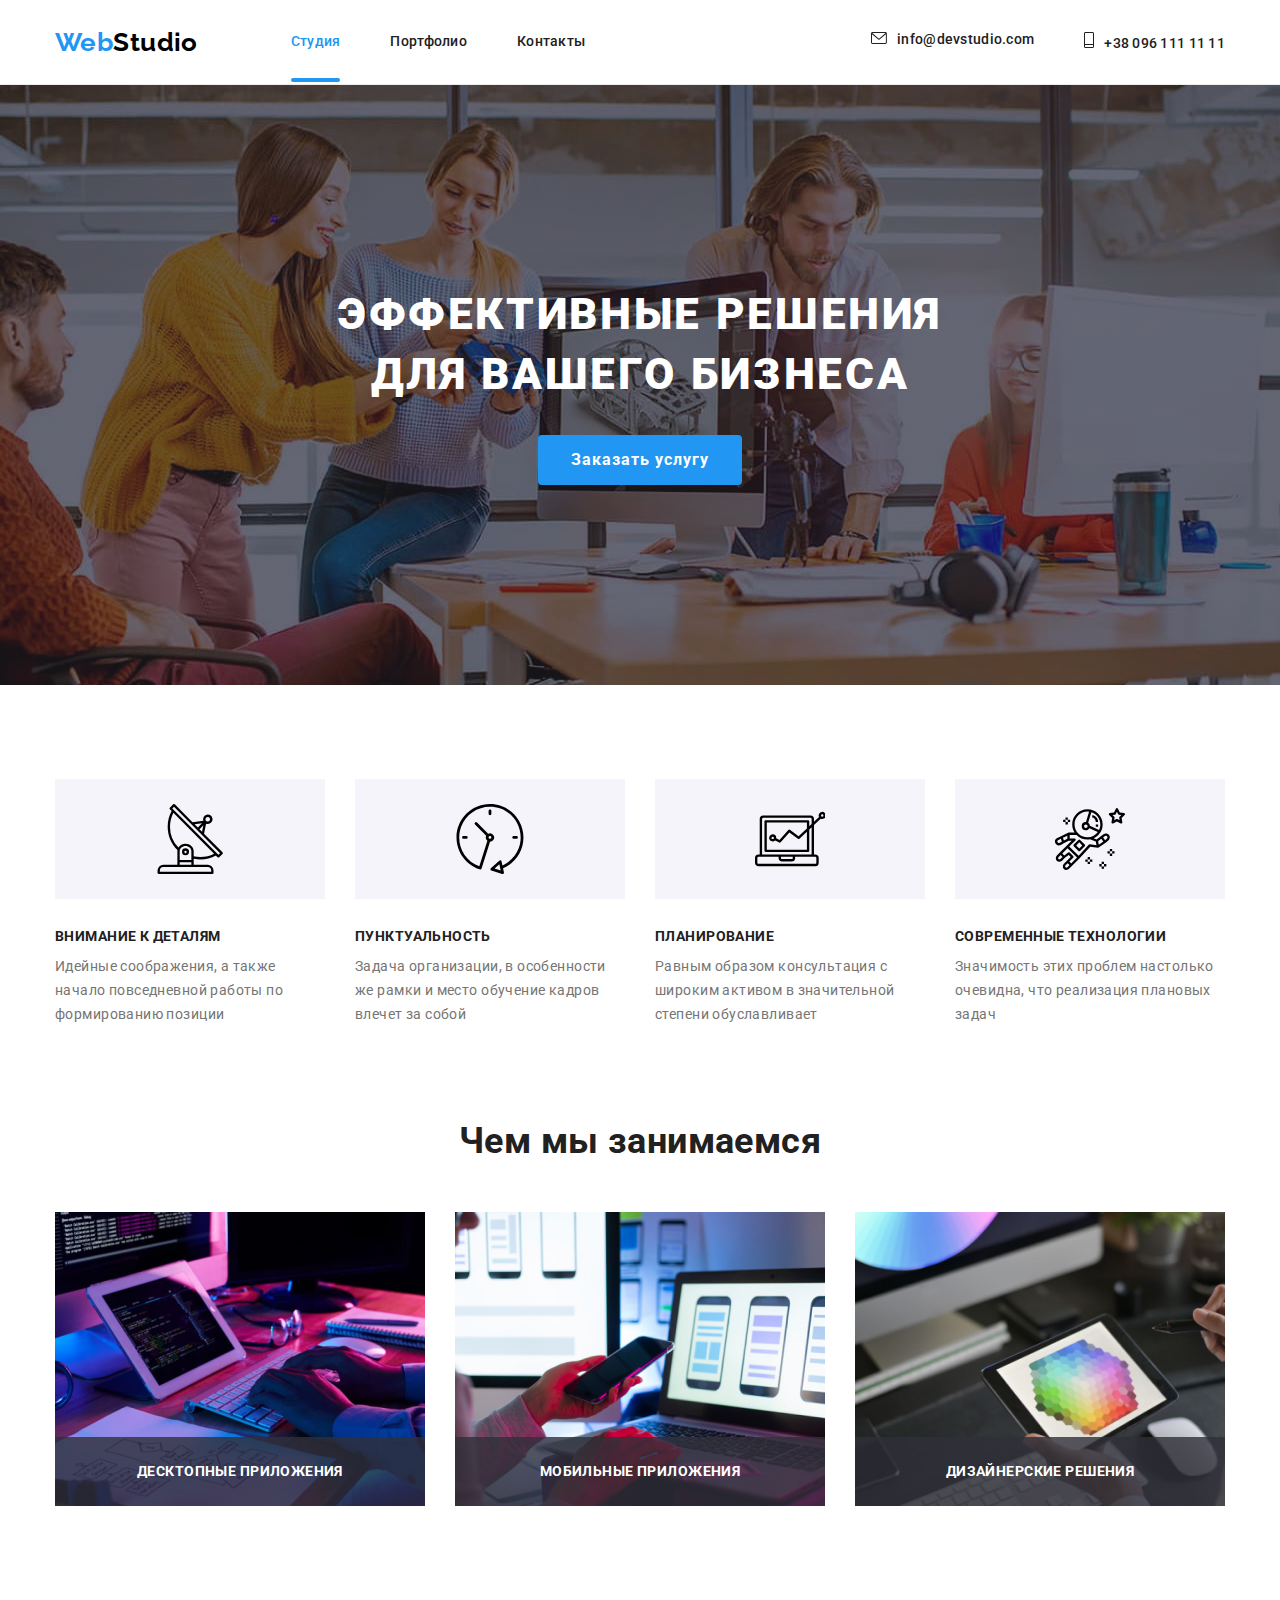
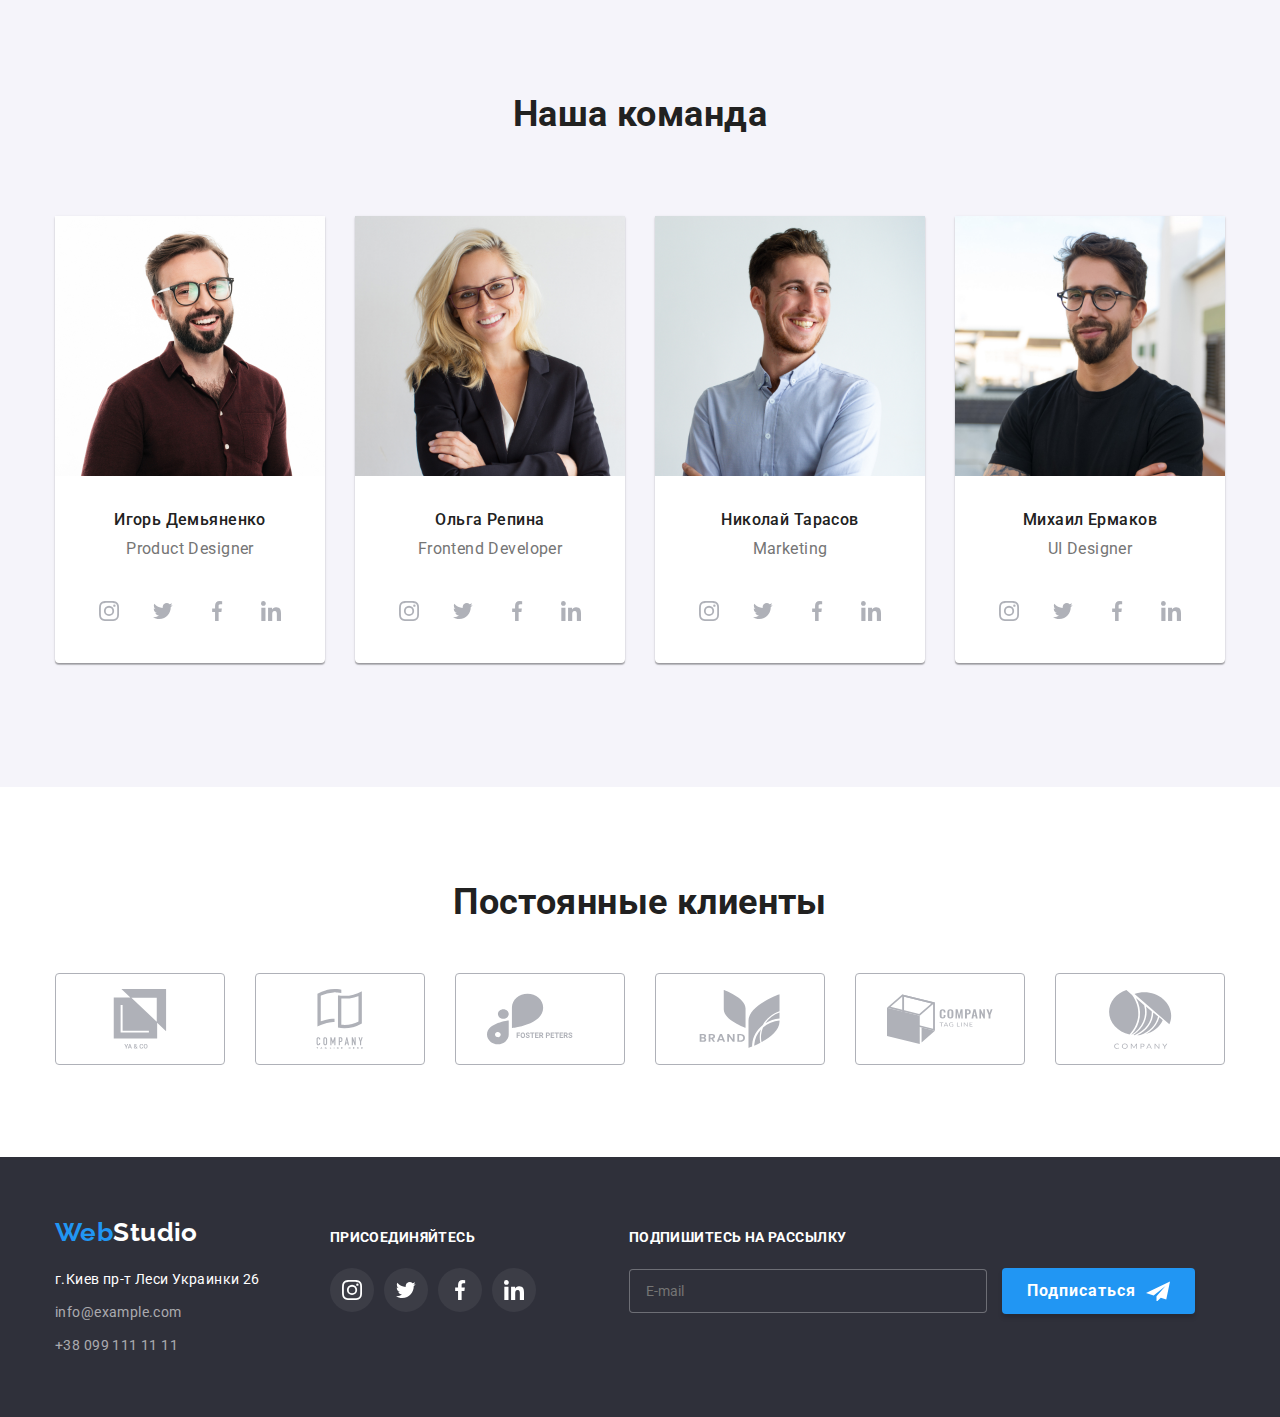
<file: index.html>
<!DOCTYPE html>
<html lang="ru">
  <head>
    <meta charset="UTF-8" />
    <meta http-equiv="X-UA-Compatible" content="IE=edge" />
    <meta name="viewport" content="width=device-width, initial-scale=1.0" />
    <title>WebStudio</title>
    <link rel="preconnect" href="https://fonts.googleapis.com" />
    <link rel="preconnect" href="https://fonts.gstatic.com" crossorigin />
    <link
      href="https://fonts.googleapis.com/css2?family=Raleway:ital,wght@0,700;1,700&family=Roboto:wght@400;500;700;900&display=swap"
      rel="stylesheet"
    />
    <link
    rel="stylesheet"
    href="https://cdnjs.cloudflare.com/ajax/libs/modern-normalize/1.1.0/modern-normalize.min.css"
  />    
    <link rel="stylesheet" href="./css/main.min.css">
  </head>

  <body>
    <header class="header">
      <div class="container header__section">            
          <a class="header__logo logo link"=./index.html" 
            >Web<span class="header__logo--black">Studio</span></a>
        <nav class="header__nav">
        <ul class="nav list no-bullet">
          <li class="nav__item"><a href="./index.html" class="nav__link link nav__link--current ">Студия</a></li>
          <li class="nav__item"><a href="./portfolio.html" class="nav__link">Портфолио</a></li>
          <li class="nav__item"><a href="" class="nav__link">Контакты</a></li>
        </ul>
      </nav>
      <ul class="header-contact header-contack__list no-bullet">
        <li class="header-contact__item"><a href="mailto:info@devstudio.com" class="header-contact__link link"><svg class="header-contact__icon" width="16" height="12">
          <use href="./images/icons.svg#icon-envelope"></use>
        </svg>info@devstudio.com</a></li>
        <li class="header-contact__item"><a href="tel:+380961111111" class="header-contact__link link"><svg class="header-contact__icon" width="10" height="16">
          <use href="./images/icons.svg#icon-mobile"></use>
        </svg>+38 096 111 11 11</a></li>
      </ul>
    </div>
    
    </header>
    <main>
      <section class="hero">
        <div class="container">
        <h1 class="hero__title">
          Эффективные решения
          для вашего бизнеса
        </h1>
        <button type="button" class="hero__button" data-modal-open="">Заказать услугу</button>
      </div>
      </section>

      <section class="features">
        <div class="container">
        <h2 class="visually-hidden">Особенности</h2>
        <ul class="no-bullet feature-list">
          <li class="feature-list__items">
            <div class="features-list__icon-fon">
              <svg class="features-list__icon" width="70" height="70">
                <use href="./images/icons.svg#icon-antenna"></use>
              </svg>
            </div>
            <h3 class="features-list__title ">Внимание к деталям</h3>
            <p class="features-list__text">Идейные соображения, а также начало повседневной работы по формированию позиции</p>
          </li>
          <li class="feature-list__items">
            <div class="features-list__icon-fon">
              <svg class="features-list__icon" width="70" height="70">
                <use href="./images/icons.svg#icon-clock"></use>
              </svg>
            </div>
            <h3 class="features-list__title ">Пунктуальность</h3>
            <p class="features-list__text">Задача организации, в особенности же рамки и место обучение кадров влечет за собой </p>
            
          </li>
          <li class="feature-list__items">
            <div class="features-list__icon-fon">
              <svg class="features-list__icon" width="70" height="70">
                <use href="./images/icons.svg#icon-diagram"></use>
              </svg>
            </div>
            <h3 class="features-list__title">Планирование</h3>
            <p class="features-list__text">Равным образом консультация с широким активом в значительной степени обуславливает </p>

           
          </li>
          <li class="feature-list__items">
            <div class="features-list__icon-fon">
                <svg class="features-list__icon" width="70" height="70">
                  <use href="./images/icons.svg#icon-astronaut"></use>
                </svg>
              </div>
            <h3 class="features-list__title ">Современные технологии</h3>
            <p class="features-list__text">Значимость этих проблем настолько очевидна, что реализация плановых задач</p>
          </li>
        </ul>
        </div>
      </section>

      <section class="activity">
        <div class="container">
        <h2 class="activity__title">Чем мы занимаемся</h2>
        <ul class="no-bullet list-activity">
          <li class="list-activity__item">
            <img src="./images/box_1.jpg" alt="руки на клавиатуре" width="370" height="294" />
            <p class="list-activity__text">Десктопные приложения</p>
          </li>
          <li class="list-activity__item">
            <img src="./images/box_2.jpg" alt="телефон в руках" width="370" height="294" />
            <p class="list-activity__text">Мобильные приложения</p>
          </li>
          <li class="list-activity__item">
            <img src="./images/box_3.jpg" alt="телефон в руках" width="370" height="294" />
            <p class="list-activity__text">Дизайнерские решения</p>
          </li>
        </ul>
      </div>
      </section>

      <section class="team">
        <div class="container">
        <h2 class="team-title">Наша команда</h2>

        <ul class="no-bullet team-list">          
          <li class="team-list__item--shadow ">
            <img src="./images/img_1.jpg" alt="Игорь Демьяненко" width="270" height="260" />
            <h3 class="team-list__worker">Игорь Демьяненко</h3>
            <p lang="en" class="team-list__profession">Product Designer</p>
            
            <ul class="team-list__social-list no-bullet">
              <li class="team-list__social-item">
                  <a href="" class="team-list__social-link">
                      <svg class="team-list__social-logo" width="20" height="20">   
                          <use href="./images/icons.svg#icon-instagram" ></use> 
                      </svg>
                  </a>
              </li>
              <li class="team-list__social-item">
                  <a href="" class="team-list__social-link">
                      <svg class="team-list__social-logo" width="20" height="20">
                          <use href="./images/icons.svg#icon-twitter" ></use>
                      </svg>
                  </a>
              </li>
              <li class="team-list__social-item">
                  <a href="" class="team-list__social-link">
                      <svg class="team-list__social-logo" width="20" height="20">
                          <use href="./images/icons.svg#icon-facebook" ></use>
                      </svg>
                  </a>
              </li>
              <li class="team-list__social-item">
                  <a href="" class="team-list__social-link">
                      <svg class="team-list__social-logo" width="20" height="20">
                          <use href="./images/icons.svg#icon-linkedin" ></use>
                      </svg>
                  </a>
              </li>
          </ul>
          </li>   

          <li class="team-list__item--shadow">
            <img src="./images/img_2.jpg" alt="Ольга Репина" width="270" height="260" />
            <h3 class="team-list__worker">Ольга Репина</h3>
            <p lang="en" class="team-list__profession">Frontend Developer</p>
            <ul class="team-list__social-list no-bullet">
              <li class="team-list__social-item">
                  <a href="" class="team-list__social-link">
                      <svg class="team-list__social-logo" width="20" height="20">   
                          <use href="./images/icons.svg#icon-instagram" ></use> 
                      </svg>
                  </a>
              </li>
              <li class="team-list__social-item">
                  <a href="" class="team-list__social-link">
                      <svg class="team-list__social-logo" width="20" height="20">
                          <use href="./images/icons.svg#icon-twitter" ></use>
                      </svg>
                  </a>
              </li>
              <li class="team-list__social-item">
                  <a href="" class="team-list__social-link">
                      <svg class="team-list__social-logo" width="20" height="20">
                          <use href="./images/icons.svg#icon-facebook" ></use>
                      </svg>
                  </a>
              </li>
              <li class="team-list__social-item">
                  <a href="" class="team-list__social-link">
                      <svg class="team-list__social-logo" width="20" height="20">
                          <use href="./images/icons.svg#icon-linkedin" ></use>
                      </svg>
                  </a>
              </li>
          </ul>
          </li>   

          <li class="team-list__item--shadow">
            <img src="./images/img_3.jpg" alt="Николай Тарасов" width="270" height="260" />
            <h3 class="team-list__worker">Николай Тарасов</h3>
            <p lang="en" class="team-list__profession">Marketing</p>
            <ul class="team-list__social-list no-bullet">
              <li class="team-list__social-item">
                  <a href="" class="team-list__social-link">
                      <svg class="team-list__social-logo" width="20" height="20">   
                          <use href="./images/icons.svg#icon-instagram" ></use> 
                      </svg>
                  </a>
              </li>
              <li class="team-list__social-item">
                  <a href="" class="team-list__social-link">
                      <svg class="team-list__social-logo" width="20" height="20">
                          <use href="./images/icons.svg#icon-twitter" ></use>
                      </svg>
                  </a>
              </li>
              <li class="team-list__social-item">
                  <a href="" class="team-list__social-link">
                      <svg class="team-list__social-logo" width="20" height="20">
                          <use href="./images/icons.svg#icon-facebook" ></use>
                      </svg>
                  </a>
              </li>
              <li class="team-list__social-item">
                  <a href="" class="team-list__social-link">
                      <svg class="team-list__social-logo" width="20" height="20">
                          <use href="./images/icons.svg#icon-linkedin" ></use>
                      </svg>
                  </a>
              </li>
          </ul>
          </li>   

          <li class="team-list__item--shadow">
            <img src="./images/img_4.jpg" alt="Михаил Ермаков" width="270" height="260" />
            <h3 class="team-list__worker">Михаил Ермаков</h3>
            <p lang="en" class="team-list__profession">UI Designer</p>
            <ul class="team-list__social-list no-bullet">
              <li class="team-list__social-item">
                  <a href="" class="team-list__social-link">
                      <svg class="team-list__social-logo" width="20" height="20">   
                          <use href="./images/icons.svg#icon-instagram" ></use> 
                      </svg>
                  </a>
              </li>
              <li class="team-list__social-item">
                  <a href="" class="team-list__social-link">
                      <svg class="team-list__social-logo" width="20" height="20">
                          <use href="./images/icons.svg#icon-twitter" ></use>
                      </svg>
                  </a>
              </li>
              <li class="team-list__social-item">
                  <a href="" class="team-list__social-link">
                      <svg class="team-list__social-logo" width="20" height="20">
                          <use href="./images/icons.svg#icon-facebook" ></use>
                      </svg>
                  </a>
              </li>
              <li class="team-list__social-item">
                  <a href="" class="team-list__social-link">
                      <svg class="team-list__social-logo" width="20" height="20">
                          <use href="./images/icons.svg#icon-linkedin" ></use>
                      </svg>
                  </a>
              </li>
          </ul>
          </li>   
          </ul>

          </li>
        </ul>
      </div>
      </section>

      <section class="client">
        <div class = "container">
        <h2 class="client__title"> Постоянные клиенты </h2> 
        <ul class="client__list">
          <li class="client__item"><a class=" client__link" href="">
            <svg class="client__icon" width="106" height="60">
              <use href="./images/icons.svg#icon-yaco"></use>
            </svg>
          </a>
          </li>
          <li class="client__item"> <a class="client__link" href="">
            <svg class="client__icon" width="106" height="60">
              <use href="./images/icons.svg#icon-company"></use>
            </svg>
          </a>
          </li>
          <li class="client__item"><a class="client__link" href="">
            <svg class="client__icon" width="106" height="60">
              <use href="./images/icons.svg#icon-foster"></use>
            </svg>
          </a>
        </li>
          <li class="client__item"><a class="client__link" href="">
            <svg class="client__icon" width="106" height="60">
              <use href="./images/icons.svg#icon-brand"></use>
            </svg>
          </a>
        </li>
          <li class="client__item"><a class="client__link" href="">
            <svg class="client__icon" width="106" height="60">
              <use href="./images/icons.svg#icon-tag"></use>
            </svg>
          </a></li>
          <li class="client__item"><a class="client__link" href="">
            <svg class="client__icon" width="106" height="60">
              <use href="./images/icons.svg#icon-company2"></use>
            </svg>
          </a>
        </li>        
        </ul>
      </div>
      </section>
    
    </main>

    <footer class="footer">
      <div class="container">
        <div class="footer-flex">
          <div class="footer__contact">
      <a class="footer__logo logo link" href="./index.html"
      >Web<span class="footer__logo--white">Studio</span></a
    >
<address class="footer-contact">
        <ul class="no-bullet footer-contact__list">
          <li class="footer-adress footer-contact__list">
            <a
              href="https://goo.gl/maps/FCQ5aKZxrLypP4Zz5"
              class="footer-link footer-address"
              target="_blank"
              rel="noopener noreferrer"
            >
              г.Киев пр-т Леси Украинки 26
            </a>
          </li>
          <li class="footer-list">
            <a href="mailto:info@example.com" class="footer-link footer-contacts"
              >info@example.com</a
            >
          </li>
          <li class="footer-list">
            <a href="tel:+380991111111" class="footer-link footer-contacts">+38 099 111 11 11</a>
          </li>
        </ul>
      </address>    
    </div>    
   
    <div class ="social-footer">
      <p class ="social-footer__text">Присоединяйтесь</p>
      <ul class = "social-footer__list"> 
      <li class="social-footer__item"><a class="social-footer__link" href=""> <svg class="social-footer__icon" width="20" height="20">
        <use href="./images/icons.svg#icon-instagram"></use>
      </svg>
    </a> 
      </svg>
    </a>
  </li>
  <li class="social-footer__item"><a class="social-footer__link" href="">
    <svg class="social-footer__icon" width="20" height="20">
   <use href="./images/icons.svg#icon-twitter"></use>
 </svg>
</a>
</li>
<li class="social-foter__item"><a class="social-footer__link" href=""> 
  <svg class="social-footer__icon" width="20" height="20">
  <use href="./images/icons.svg#icon-facebook"></use>
</svg>
</a>
</li>      
<li class="social-foter__item"><a class="social-footer__link" href=""> 
  <svg class="social-footer__icon" width="20" height="20">
  <use href="./images/icons.svg#icon-linkedin"></use>
</svg>
</a>
</li>    
</ul>
      </div>
      <div class="footer-submit">
        <p class="footer-submit__text">Подпишитесь на рассылку</p>
        <div class="footer-submit__form">
          <label class="footer-submit__label" for="submit-mail"></label>
          <input class="footer-submit__input" type="email" name="submit-mail" id="submit-mail" placeholder="E-mail">
          <button class="footer-submit__btn" type="submit">Подписаться</button>
        </div>
    </div>
  </div>

 <div class="backdrop is-hidden " data-modal=""> 
    <div class="modal">
      <button class="close-modal-btn" data-modal-close="">
        <svg class="close-modal-btn-icon" width="11" height="11">
            <use href="./images/icons.svg#icon-vector"></use>
        </svg>
    </button>

    <form class="form">
      <p class="form-title">Оставьте свои данные, мы вам перезвоним</p>
           
      <div class="form-field top-title">
        <label class="form-label" for="name">Имя</label>
        <input class="form-input" type="text" name="name" id="name">
        <svg class="input-icon" width="12" height="12">
          <use
              href="./images/icons.svg#icon-name"
          ></use>
        </svg>
      </div>
      <div class="form-field">
        <label class="form-label" for="tel">Телефон</label>
        <input class="form-input" type="tel" name="tel" id="tel">
        <svg class="input-icon" width="12" height="12">
          <use
              href="./images/icons.svg#icon-tel"
          ></use>
        </svg>
      </div>
      <div class="form-field">
        <label class="form-label" for="email">Почта</label>
        <input class="form-input" type="email" name="email" id="email">
        <svg class="input-icon" width="12" height="12">
          <use
              href="./images/icons.svg#icon-mail"
          ></use>
        </svg>
      </div>
      <div class="form-field">
        <label class="comment-label" for="comment">Комментарий</label>
        <textarea class="comment" name="comment" id="comment" rows="9" placeholder="Введите текст"></textarea>
      </div>
      <div class="form-field-chek">
        
        <label class="policy-label" for="policy"></a> 
          <input class="form-checkbox" type="checkbox" name="policy" id="policy">
          <span class="icon-chek"></span>
          Соглашаюсь с рассылкой и принимаю <a class="policy-link" href="">Условия договора</a>
        </label>
        
      </div>
      <button class="form-btn" type="submit">Отправить</button>
    </form>
    </div>
  </div>

  <script src="./js/modal.js">
  </script>
    </footer> 
  </body>
</html>
</file>
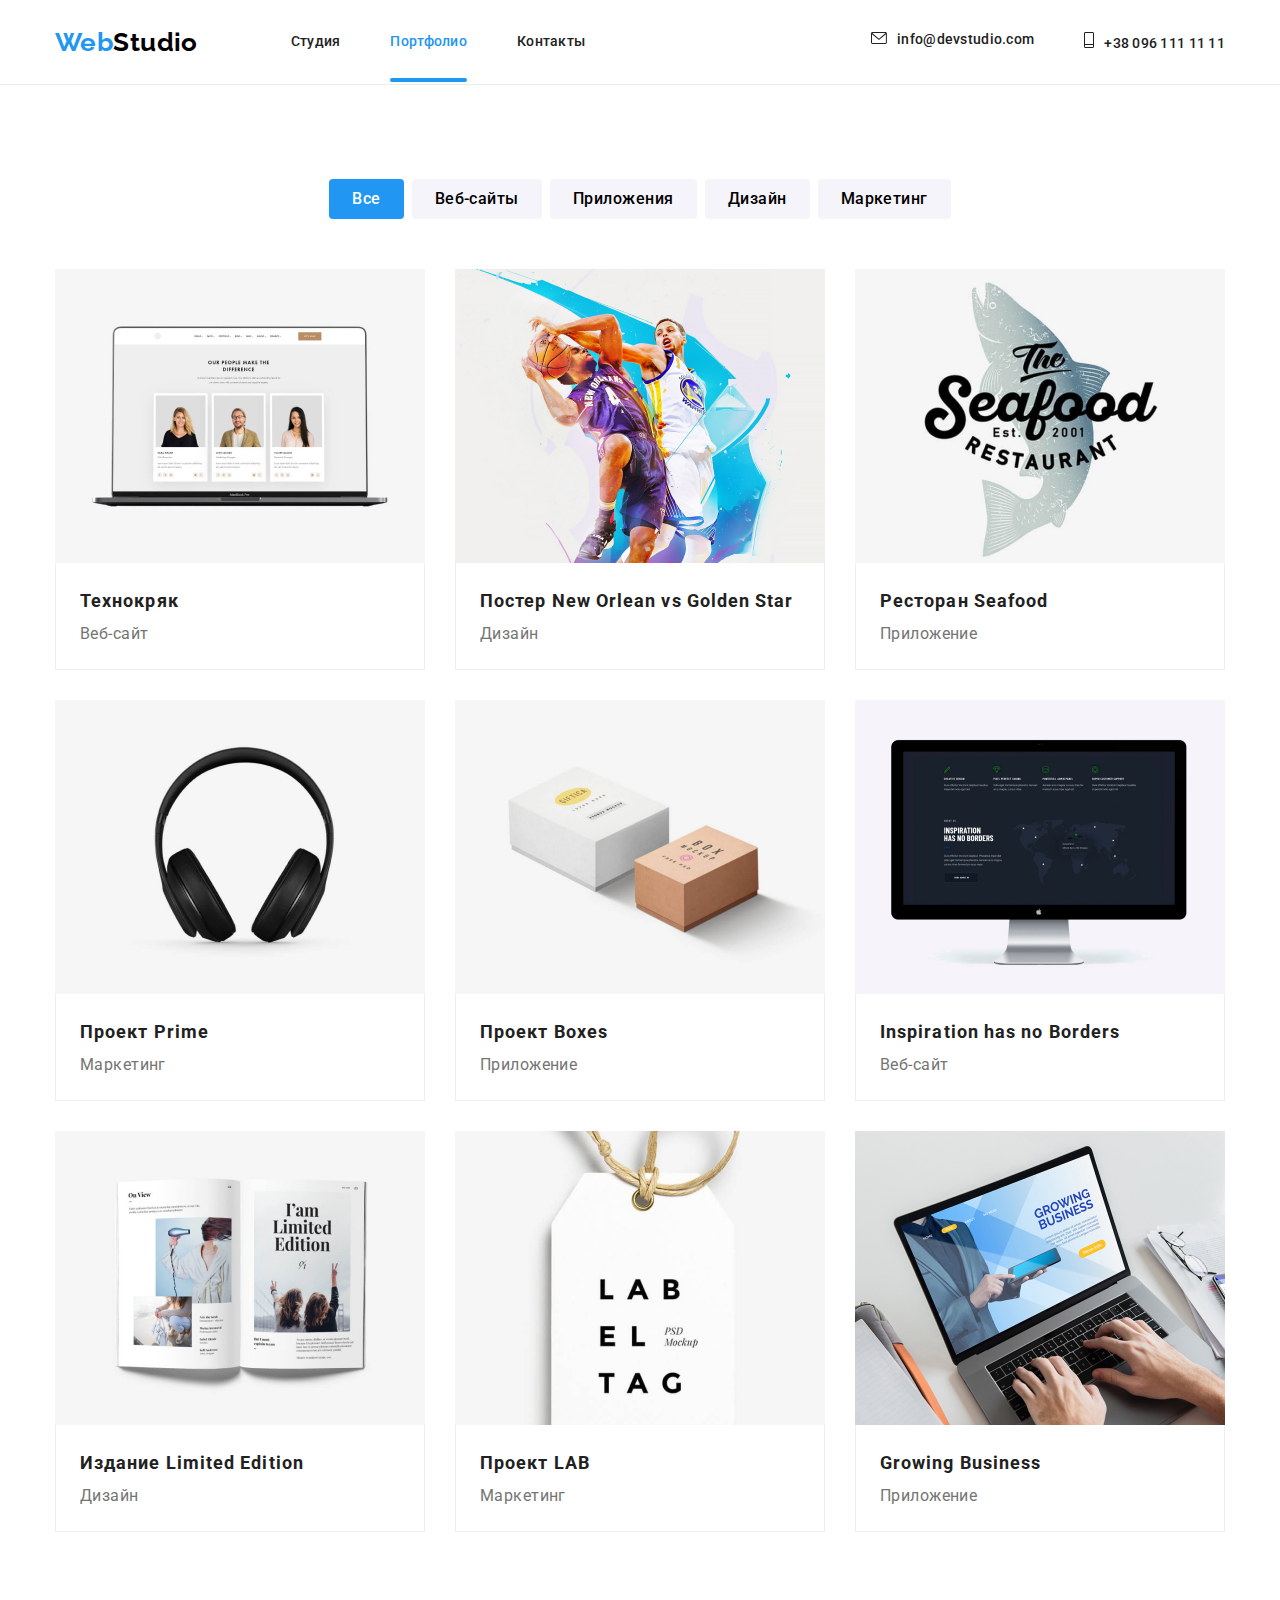
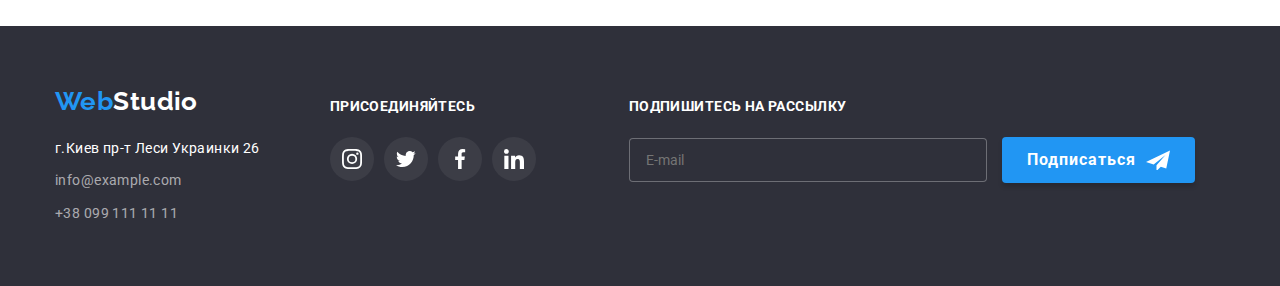
<file: portfolio.html>
<!DOCTYPE html>
<html lang="en">
  <head>
    <meta charset="UTF-8" />
    <meta http-equiv="X-UA-Compatible" content="IE=edge" />
    <meta name="viewport" content="width=device-width, initial-scale=1.0" />
    <title>Portfolio</title>
    <link rel="preconnect" href="https://fonts.googleapis.com" />
    <link rel="preconnect" href="https://fonts.gstatic.com" crossorigin />
    <link
      href="https://fonts.googleapis.com/css2?family=Raleway:ital,wght@0,700;1,700&family=Roboto:wght@400;500;700;900&display=swap"
      rel="stylesheet"
    />
    <link
    rel="stylesheet"
    href="https://cdnjs.cloudflare.com/ajax/libs/modern-normalize/1.1.0/modern-normalize.min.css"
  />
   <link rel="stylesheet" href="./css/main.min.css">
  </head>
  <body>
    <header class="header">
      <div class="container header__section">            
          <a class="header__logo logo link"=./index.html" 
            >Web<span class="header__logo--black">Studio</span></a>
        <nav class="header__nav">
        <ul class="nav list no-bullet">
          <li class="nav__item"><a href="./index.html" class="nav__link">Студия</a></li>
          <li class="nav__item"><a href="./portfolio.html" class="nav__link nav__link--current">Портфолио</a></li>
          <li class="nav__item"><a href="" class="nav__link">Контакты</a></li>
        </ul>
      </nav>
      <ul class="header-contact header-contack__list no-bullet">
        <li class="header-contact__item"><a href="mailto:info@devstudio.com" class="header-contact__link link"><svg class="header-contact__icon" width="16" height="12">
          <use href="./images/icons.svg#icon-envelope"></use>
        </svg>info@devstudio.com</a></li>
        <li class="header-contact__item"><a href="tel:+380961111111" class="header-contact__link link"><svg class="header-contact__icon" width="10" height="16">
          <use href="./images/icons.svg#icon-mobile"></use>
        </svg>+38 096 111 11 11</a></li>
      </ul>
    </div>
    
    </header>

    <main>
      <section class = "portfolio">
        <div class = "container">
        <h1 class = "section-title visually-hidden">Портфолио</h1>
        <ul class ="portfolio__buttons no-bullet">
          <li class ="button__list"><button type="button" class="portfolio__button portfolio__button--active">Все</button></li>
          <li class ="button__list"><button type="button" class="portfolio__button">Веб-сайты</button></li>
          <li class ="button__list"><button type="button" class="portfolio__button">Приложения</button></li>
          <li class ="button__list"><button type="button" class="portfolio__button">Дизайн</button></li>
          <li class ="button__list"><button type="button" class="portfolio__button">Маркетинг</button></li>
        </ul>

        <ul class="portfolio-cards no-bullet">
          <li class="portfolio-cards__item">   
            <a class="portfolio-cards__link" href="">          
           <div class = "portfolio-cards__description"> <img src="./images/laptop.jpg" alt="note-book" width="370" height="294" />
            <p class="portfolio-cards__text">Lorem ipsum dolor sit amet consectetur adipisicing elit. Quod exercitationem, recusandae earum porro expedita accusantium blanditiis molestias dignissimos quia ipsum doloremque veniam! Perferendis illo mollitia necessitatibus vero. Nihil, molestias soluta?</p>
</div>
            <div class="portfolio-name">
            <h2 class="portfolio-name__heading">Технокряк</h2>
            <p class="portfolio-name__descr">Веб-сайт</p> 
          </div>
          </a>
          </li>

          <li class="portfolio-cards__item">
            <a class="portfolio-cards__link" href="">
            <div class = "portfolio-cards__description"><img src="./images/players.jpg" alt="players" width="370" height="294" />
              <p class="portfolio-cards__text">Lorem ipsum dolor sit amet consectetur adipisicing elit. Quod exercitationem, recusandae earum porro expedita accusantium blanditiis molestias dignissimos quia ipsum doloremque veniam! Perferendis illo mollitia necessitatibus vero. Nihil, molestias soluta?</p>
            </div>
            <div class="portfolio-name">
            <h2 class="portfolio-name__heading">Постер New Orlean vs Golden Star</h2>
            <p class="portfolio-name__descr">Дизайн</p>
          </div>
          </a>
          </li>
          <li class="portfolio-cards__item">
            <a class="portfolio-cards__link" href="">
            <div class = "portfolio-cards__description"> <img src="./images/seafood.jpg" alt="logo restoran" width="370" height="294" />
              <p class="portfolio-cards__text">Lorem ipsum dolor sit amet consectetur adipisicing elit. Quod exercitationem, recusandae earum porro expedita accusantium blanditiis molestias dignissimos quia ipsum doloremque veniam! Perferendis illo mollitia necessitatibus vero. Nihil, molestias soluta?</p>
            </div>
            <div class="portfolio-name">
            <h2 class="portfolio-name__heading">Ресторан Seafood</h2>
            <p class="portfolio-name__descr">Приложение</p>
          </div>
          </a>
          </li>
          <li class="portfolio-cards__item">
            <a class="portfolio-cards__link" href="">
            <div class = "portfolio-cards__description"><img src="./images/headphones.jpg" alt="Headphones" width="370" height="294" />
              <p class="portfolio-cards__text">Lorem ipsum dolor sit amet consectetur adipisicing elit. Quod exercitationem, recusandae earum porro expedita accusantium blanditiis molestias dignissimos quia ipsum doloremque veniam! Perferendis illo mollitia necessitatibus vero. Nihil, molestias soluta?</p>
            </div>
            <div class="portfolio-name">
            <h2 class="portfolio-name__heading">Проект Prime</h2>
            <p class="portfolio-name__descr">Маркетинг</p>
          </div>
          </a>
          </li>
          <li class="portfolio-cards__item">
            <a class="portfolio-cards__link" href="">
            <div class = "portfolio-cards__description"><img src="./images/blocks.jpg" alt="two blocks" width="370" height="294" />
              <p class="portfolio-cards__text">Lorem ipsum dolor sit amet consectetur adipisicing elit. Quod exercitationem, recusandae earum porro expedita accusantium blanditiis molestias dignissimos quia ipsum doloremque veniam! Perferendis illo mollitia necessitatibus vero. Nihil, molestias soluta?</p>
            </div>
            <div class="portfolio-name">
            <h2 class="portfolio-name__heading">Проект Boxes</h2>
            <p class="portfolio-name__descr">Приложение</p>
          </div>
          </a>
          </li>
          <li class="portfolio-cards__item">
            <a class="portfolio-cards__link" href="">
            <div class = "portfolio-cards__description"><img src="./images/decktop.jpg" alt="Desctop" width="370" height="294" />
              <p class="portfolio-cards__text">Lorem ipsum dolor sit amet consectetur adipisicing elit. Quod exercitationem, recusandae earum porro expedita accusantium blanditiis molestias dignissimos quia ipsum doloremque veniam! Perferendis illo mollitia necessitatibus vero. Nihil, molestias soluta?</p>
            </div>
            <div class="portfolio-name">
            <h2 lang="en" class="portfolio-name__heading">Inspiration has no Borders</h2>
            <p class="portfolio-name__descr">Веб-сайт</p></div>
            </a>
          </li>
          <li class="portfolio-cards__item">
            <a class="portfolio-cards__link" href="">
            <div class = "portfolio-cards__description"><img src="./images/magazine.jpg" alt="page magazine" width="370" height="294" />
              <p class="portfolio-cards__text">Lorem ipsum dolor sit amet consectetur adipisicing elit. Quod exercitationem, recusandae earum porro expedita accusantium blanditiis molestias dignissimos quia ipsum doloremque veniam! Perferendis illo mollitia necessitatibus vero. Nihil, molestias soluta?</p>
            </div>
            <div class="portfolio-name">
            <h2 class="portfolio-name__heading">Издание Limited Edition</h2>
            <p class="portfolio-name__descr">Дизайн</p></div>
            </a>
          </li>
          <li class="portfolio-cards__item">
            <a class="portfolio-cards__link" href="">
            <div class = "portfolio-cards__description"><img src="./images/tag.jpg" alt="Medal" width="370" height="294" />           
            <p class="portfolio-cards__text">Lorem ipsum dolor sit amet consectetur adipisicing elit. Quod exercitationem, recusandae earum porro expedita accusantium blanditiis molestias dignissimos quia ipsum doloremque veniam! Perferendis illo mollitia necessitatibus vero. Nihil, molestias soluta?</p>
            </div>
            <div class="portfolio-name">
            <h2 class="portfolio-name__heading">Проект LAB</h2>
            <p class="portfolio-name__descr">Маркетинг</p>
            </div>
            </a>
          </li>
          <li class="portfolio-cards__item">
            <a class="portfolio-cards__link" href="">
            <div class = "portfolio-cards__description"><img src="./images/laptop_hands.jpg" alt="hands on the keybords" width="370" height="294"/>
            
            <p class="portfolio-cards__text">Lorem ipsum dolor sit amet consectetur adipisicing elit. Quod exercitationem, recusandae earum porro expedita accusantium blanditiis molestias dignissimos quia ipsum doloremque veniam! Perferendis illo mollitia necessitatibus vero. Nihil, molestias soluta?</p>
          </div>
            <div class="portfolio-name">
            <h2 lang="en" class="portfolio-name__heading">Growing Business</h2>
            <p class="portfolio-name__descr">Приложение</p></div>
            </a>
          </li>
        </ul>
      </div>
      </section>
    </main>
    <footer class="footer">
      <div class="container">
        <div class="footer-flex">
          <div class="footer__contact">
      <a class="footer__logo logo link" href="./index.html"
      >Web<span class="footer__logo--white">Studio</span></a
    >
<address class="footer-contact">
        <ul class="no-bullet footer-contact__list">
          <li class="footer-adress footer-contact__list">
            <a
              href="https://goo.gl/maps/FCQ5aKZxrLypP4Zz5"
              class="footer-link footer-address"
              target="_blank"
              rel="noopener noreferrer"
            >
              г.Киев пр-т Леси Украинки 26
            </a>
          </li>
          <li class="footer-list">
            <a href="mailto:info@example.com" class="footer-link footer-contacts"
              >info@example.com</a
            >
          </li>
          <li class="footer-list">
            <a href="tel:+380991111111" class="footer-link footer-contacts">+38 099 111 11 11</a>
          </li>
        </ul>
      </address>    
    </div>    
   
    <div class ="social-footer">
      <p class ="social-footer__text">Присоединяйтесь</p>
      <ul class = "social-footer__list"> 
      <li class="social-footer__item"><a class="social-footer__link" href=""> <svg class="social-footer__icon" width="20" height="20">
        <use href="./images/icons.svg#icon-instagram"></use>
      </svg>
    </a> 
      </svg>
    </a>
  </li>
  <li class="social-footer__item"><a class="social-footer__link" href="">
    <svg class="social-footer__icon" width="20" height="20">
   <use href="./images/icons.svg#icon-twitter"></use>
 </svg>
</a>
</li>
<li class="social-foter__item"><a class="social-footer__link" href=""> 
  <svg class="social-footer__icon" width="20" height="20">
  <use href="./images/icons.svg#icon-facebook"></use>
</svg>
</a>
</li>      
<li class="social-foter__item"><a class="social-footer__link" href=""> 
  <svg class="social-footer__icon" width="20" height="20">
  <use href="./images/icons.svg#icon-linkedin"></use>
</svg>
</a>
</li>    
</ul>
      </div>
      <div class="footer-submit">
        <p class="footer-submit__text">Подпишитесь на рассылку</p>
        <div class="footer-submit__form">
          <label class="footer-submit__label" for="submit-mail"></label>
          <input class="footer-submit__input" type="email" name="submit-mail" id="submit-mail" placeholder="E-mail">
          <button class="footer-submit__btn" type="submit">Подписаться</button>
        </div>
    </div>
  </div>
    </footer> 
   </body>
</html>
</file>
<file: css/main.min.css>
:root{--main-text-cl: #757575;--add-cl: #212121;--white-cl: #ffffff;--black-cl: #000000;--accent-cl: #2196f3;--background-dark: #2f303a;--alt-background: #f5f4fa;--logo-color: #afb1b8;--timing-function: cubic-bezier(0.4, 0, 0.2, 1);--animation-duration: 250ms;--timing-function1: transform 250ms cubic-bezier(0.4, 0, 0.2, 1)}html{-webkit-box-sizing:border-box;box-sizing:border-box}*,*::before,*::after{-webkit-box-sizing:border-box;box-sizing:border-box}body{font-family:"Roboto",sans-serif;color:var(--main-text-cl);font-size:14px;background-color:var(--white-cl);letter-spacing:.03em}.link{text-decoration:none}h1,h2,h3,h4,h5,h6,p,ul{margin:0;padding:0}img{display:block;height:auto;max-width:100%}.button-cursor{cursor:pointer}.list{padding:0;margin:0}a{text-decoration:none}.no-bullet{list-style:none}.container{max-width:1200px;width:100%;margin-left:auto;margin-right:auto;padding-left:15px;padding-right:15px}.logo{font-family:"Raleway";font-weight:700;font-size:26px;line-height:1.19;color:var(--accent-cl)}.visually-hidden{position:absolute;clip:rect(1px 1px 1px 1px);clip:rect(1px, 1px, 1px, 1px);padding:0;border:0;height:1px;width:1px;overflow:hidden}.header__logo--black{color:var(--black-cl)}.logo-white{color:var(--white-cl)}.header{border-bottom:1px solid #ececec}.header__section{display:-webkit-box;display:-ms-flexbox;display:flex;-webkit-box-align:center;-ms-flex-align:center;align-items:center}.header__nav{margin-left:93px}.nav{display:-webkit-box;display:-ms-flexbox;display:flex}.nav__item:not(:last-child){margin-right:50px}.nav__link,.header-contact__link{display:block;padding-top:32px;padding-bottom:32px;font-weight:500;line-height:1.14;letter-spacing:.02em;text-decoration:none;color:var(--add-cl);-webkit-transition-property:color;transition-property:color;-webkit-transition-duration:var(--animation-duration);transition-duration:var(--animation-duration);-webkit-transition-timing-function:var(--timing-function);transition-timing-function:var(--timing-function)}.header-contact__link:hover,.header-contact__link:focus{color:var(--accent-cl)}.header-contact{display:-webkit-box;display:-ms-flexbox;display:flex;margin-left:auto}.header-contack__list{margin-left:auto}.header-contact__item+.header-contact__item{margin-left:50px}.header-contact__icon{margin-right:10px;fill:currentColor}.nav__link{position:relative}.nav__link:focus,.nav__link:hover{color:var(--accent-cl)}.nav__link--current{color:var(--accent-cl)}.nav__link--current::before{content:"";position:absolute;height:4px;width:100%;border-radius:2px;left:0;bottom:0;background-color:var(--accent-cl)}.hero{max-width:1600px;height:600px;margin-left:auto;margin-right:auto;padding-top:200px;padding-bottom:200px;background-image:-webkit-gradient(linear, left top, right top, from(rgba(47, 48, 58, 0.4)), to(rgba(47, 48, 58, 0.4))),url(../images/hero.jpg);background-image:linear-gradient(to right, rgba(47, 48, 58, 0.4), rgba(47, 48, 58, 0.4)),url(../images/hero.jpg);background-color:var(--background-dark);background-repeat:no-repeat;background-position:center;background-size:cover;text-align:center;color:var(--white-cl)}.hero__title{margin-bottom:30px;max-width:696px;margin-left:auto;margin-right:auto;font-weight:900;font-size:44px;line-height:1.36;text-align:center;letter-spacing:.06em;text-transform:uppercase}.hero__button{border-radius:4px;border:1px solid rgba(0,0,0,0);padding:10px 32px;font-weight:700;font-size:16px;font-family:inherit;line-height:1.8;letter-spacing:.06em;background-color:var(--accent-cl);color:var(--white-cl);-webkit-transition-property:background-color;transition-property:background-color;-webkit-transition-duration:var(--animation-duration);transition-duration:var(--animation-duration);-webkit-transition-timing-function:var(--timing-function);transition-timing-function:var(--timing-function)}.hero__button:hover,.hero__button:focus{color:var(--accent-cl);background-color:var(--white-cl)}.features{padding-top:94px;padding-bottom:94px}.feature-list{display:-webkit-box;display:-ms-flexbox;display:flex;margin-right:-30px}.feature-list__items{margin-right:30px;max-width:270px}.features-list__icon-fon{display:-webkit-box;display:-ms-flexbox;display:flex;width:270px;height:120px;-webkit-box-align:center;-ms-flex-align:center;align-items:center;-webkit-box-pack:center;-ms-flex-pack:center;justify-content:center;margin-bottom:30px;background-color:var(--alt-background)}.features-list__icon{-webkit-box-align:center;-ms-flex-align:center;align-items:center}.features-list__title{margin-bottom:10px;font-size:14px;line-height:1.14;text-transform:uppercase;color:var(--add-cl)}.features-list__text{line-height:1.71}.activity{padding-bottom:94px}.activity__title{text-align:center;color:var(--add-cl);margin-bottom:50px;font-size:36px;line-height:1.16}.list-activity{display:-webkit-box;display:-ms-flexbox;display:flex}.list-activity__item:not(:last-child){margin-right:30px}.list-activity__item{position:relative}.list-activity__text{position:absolute;width:100%;bottom:0;padding:27px 0px;font-weight:bold;font-size:14px;line-height:1.14;text-align:center;text-transform:uppercase;color:var(--white-cl);background-color:rgba(47,48,58,.8)}.team{padding-bottom:94px;padding-top:94px;background-color:var(--alt-background)}.team-title{text-align:center;color:var(--add-cl);margin-bottom:50px;font-size:36px;line-height:1.16}.team-list{display:-webkit-box;display:-ms-flexbox;display:flex;padding:30px 0px}.team-list__item--shadow:not(:last-child){margin-right:30px}.team-list__item--shadow{-webkit-box-shadow:0px 1px 3px rgba(0,0,0,.12),0px 1px 1px rgba(0,0,0,.14),0px 2px 1px rgba(0,0,0,.2);box-shadow:0px 1px 3px rgba(0,0,0,.12),0px 1px 1px rgba(0,0,0,.14),0px 2px 1px rgba(0,0,0,.2);border-bottom-left-radius:4px;border-bottom-right-radius:4px;background-color:var(--white-cl)}.team-list__worker{margin-top:35px;font-weight:500;font-size:16px;line-height:1.18;text-align:center;color:var(--add-cl)}.team-list__profession{margin-top:10px;padding-bottom:30px;font-size:16px;line-height:1.18;text-align:center}.team-list__social-list{list-style:none;display:-webkit-box;display:-ms-flexbox;display:flex;-webkit-box-pack:center;-ms-flex-pack:center;justify-content:center;-webkit-box-align:center;-ms-flex-align:center;align-items:center;margin-right:-10px;padding-bottom:30px}.team-list__social-item{margin-right:10px}.team-list__social-link{display:-webkit-box;display:-ms-flexbox;display:flex;-webkit-box-pack:center;-ms-flex-pack:center;justify-content:center;-webkit-box-align:center;-ms-flex-align:center;align-items:center;width:44px;height:44px;border-radius:50%;color:var(--logo-color);-webkit-transition-property:color,background-color;transition-property:color,background-color;-webkit-transition-duration:var(--animation-duration);transition-duration:var(--animation-duration);-webkit-transition-timing-function:var(--timing-function);transition-timing-function:var(--timing-function)}.team-list__social-link:hover,.team-list__social-link:focus{color:var(--white-cl);background-color:var(--accent-cl)}.team-list__social-logo{fill:currentColor}.client{padding-top:94px;padding-bottom:94px}.client__title{margin-bottom:50px;font-weight:700;font-size:36px;line-height:1.17;text-align:center;color:var(--add-cl)}.client__list{padding:0;margin:0;list-style:none;display:-webkit-box;display:-ms-flexbox;display:flex}.client__item:not(:last-child){margin-right:30px}.client__item{width:170px;height:90px}.client__link{display:-webkit-box;display:-ms-flexbox;display:flex;-webkit-box-pack:center;-ms-flex-pack:center;justify-content:center;-webkit-box-align:center;-ms-flex-align:center;align-items:center;width:170px;height:92px;border:1px solid var(--logo-color);border-radius:4px;color:var(--accent-cl);-webkit-transition-property:border;transition-property:border;-webkit-transition-duration:var(--animation-duration);transition-duration:var(--animation-duration);-webkit-transition-timing-function:var(--timing-function);transition-timing-function:var(--timing-function)}.client__link:hover,.client__link:focus{border:1px solid var(--accent-cl)}.client__link:hover .client__icon,.client__link:focus .client__icon{fill:var(--accent-cl)}.client__icon{fill:var(--logo-color);-webkit-transition-property:fill;transition-property:fill;-webkit-transition-duration:var(--animation-duration);transition-duration:var(--animation-duration);-webkit-transition-timing-function:var(--timing-function);transition-timing-function:var(--timing-function)}.footer{padding-top:60px;padding-bottom:60px;background-color:var(--background-dark);color:var(--white-cl)}.footer-flex{display:-webkit-box;display:-ms-flexbox;display:flex;margin:0;padding:0}.footer__logo--white{color:var(--white-cl)}.footer-contact{margin-top:20px}.footer-list:not(:first-child){margin-top:9px}.footer-title,.footer-link{font-family:"Raleway";font-weight:700;font-size:26px;line-height:1.19;letter-spacing:.03em;text-decoration:none;color:var(--white-cl);-webkit-transition-property:color;transition-property:color;-webkit-transition-duration:var(--animation-duration);transition-duration:var(--animation-duration);-webkit-transition-timing-function:var(--timing-function);transition-timing-function:var(--timing-function)}.footer-address{font-family:"roboto";font-weight:400;font-size:14px;line-height:1.7;letter-spacing:.03em;font-style:normal}.footer-contacts{font-family:"roboto";font-weight:400;font-size:14px;line-height:1.7;letter-spacing:.03em;color:rgba(255,255,255,.6);font-style:normal}.footer-contacts:hover,.footer-contacts:focus{color:var(--accent-cl)}.social-footer{margin-left:70px;width:206px}.social-footer__text{padding:20px 0px 10px 0px;margin-bottom:20px;font-weight:700;font-size:14px;line-height:1.14px;text-transform:uppercase;color:var(--white-cl)}.social-footer__list{display:-webkit-box;display:-ms-flexbox;display:flex;padding:0;margin-top:0;list-style:none;-webkit-box-pack:justify;-ms-flex-pack:justify;justify-content:space-between;-webkit-box-align:center;-ms-flex-align:center;align-items:center}.social-footer__item{width:44px;height:44px}.social-footer__link{width:44px;height:44px;display:block;border-radius:50%;color:#fff;background-color:rgba(255,255,255,.062745098)}.social-footer__link:hover,.social-footer__link:focus{color:var(--white-cl);background-color:var(--accent-cl)}.social-footer__icon{margin:12px 0px 0px 12px;fill:currentColor}.footer-submit{width:570px;margin-left:93px}.footer-submit__text{padding:20px 0px 10px 0px;margin-bottom:20px;font-weight:700;font-size:14px;line-height:1.14px;text-transform:uppercase;color:var(--white-cl)}.footer-submit__input{width:358px;margin:0;padding:13px 16px;border-radius:4px;border:1px solid rgba(255,255,255,.3);background-color:var(--background-dark);color:var(--white-cl)}.footer-submit__btn{display:-webkit-inline-box;display:-ms-inline-flexbox;display:inline-flex;-webkit-box-align:center;-ms-flex-align:center;align-items:center;-webkit-box-pack:center;-ms-flex-pack:center;justify-content:center;border:none;margin:0;margin-left:0px;padding:8px 25px;border-radius:4px;background-color:var(--accent-cl);-webkit-box-shadow:0px 4px 4px rgba(0,0,0,.15);box-shadow:0px 4px 4px rgba(0,0,0,.15);color:var(--white-cl);font-family:"Roboto";font-style:normal;font-weight:700;font-size:16px;line-height:1.87;letter-spacing:.06em;cursor:pointer;min-height:43px;margin-left:12px}.footer-submit__btn::after{content:"";display:inline-block;width:24px;height:20px;margin-left:10px;background-image:url(../images/send.svg)}.portfolio{padding-top:94px;padding-bottom:94px}.portfolio__buttons{display:-webkit-box;display:-ms-flexbox;display:flex;-webkit-box-pack:center;-ms-flex-pack:center;justify-content:center;margin-bottom:50px}.button__list:not(:last-child){margin-right:8px}.portfolio__button{display:inline-block;min-width:73px;border-radius:4px;border:1px solid rgba(0,0,0,0);padding:6px 22px;font-family:"Roboto",sans-serif;font-weight:500;font-size:16px;line-height:1.63;letter-spacing:.03em;text-align:center;background-color:var(--alt-background);color:var(--black-cl);cursor:pointer;-webkit-transition-property:color,background-color,-webkit-box-shadow;transition-property:color,background-color,-webkit-box-shadow;transition-property:color,background-color,box-shadow;transition-property:color,background-color,box-shadow,-webkit-box-shadow;-webkit-transition-duration:var(--animation-duration);transition-duration:var(--animation-duration);-webkit-transition-timing-function:var(--timing-function);transition-timing-function:var(--timing-function)}.portfolio__button:hover,.portfolio__button:focus{background-color:var(--accent-cl);color:var(--white-cl)}.portfolio__button--active{background-color:var(--accent-cl);color:var(--white-cl)}.portfolio-cards{display:-webkit-box;display:-ms-flexbox;display:flex;-ms-flex-wrap:wrap;flex-wrap:wrap}.portfolio-cards__item:not(:nth-child(3n)){margin-right:30px}.portfolio-cards__item{margin-bottom:30px;-webkit-transition-property:-webkit-box-shadow;transition-property:-webkit-box-shadow;transition-property:box-shadow;transition-property:box-shadow, -webkit-box-shadow;-webkit-transition-duration:var(--animation-duration);transition-duration:var(--animation-duration);-webkit-transition-timing-function:var(--timing-function);transition-timing-function:var(--timing-function)}.portfolio-cards__item:nth-child(n+7){margin-bottom:0}.portfolio-cards__item:hover,.portfolio-cards__item:focus{-webkit-box-shadow:0px 3px 1px rgba(0,0,0,.1),0px 1px 2px rgba(0,0,0,.08),0px 2px 2px rgba(0,0,0,.12);box-shadow:0px 3px 1px rgba(0,0,0,.1),0px 1px 2px rgba(0,0,0,.08),0px 2px 2px rgba(0,0,0,.12)}.portfolio-cards__link{display:block}.portfolio-cards__link:focus{-webkit-box-shadow:0px 1px 1px rgba(0,0,0,.12),0px 4px 4px rgba(0,0,0,.06),1px 4px 6px rgba(0,0,0,.16);box-shadow:0px 1px 1px rgba(0,0,0,.12),0px 4px 4px rgba(0,0,0,.06),1px 4px 6px rgba(0,0,0,.16)}.portfolio-cards__link:focus .overlay-text{-webkit-transform:translateY(0%);transform:translateY(0%)}.portfolio-name{border:1px solid #eee;border-top:rgba(0,0,0,0);padding:20px 24px}.portfolio-name__heading{font-size:18px;line-height:2;letter-spacing:.06em;color:var(--add-cl)}.portfolio-name__descr{font-size:16px;line-height:1.87;font-weight:400;color:#757575}.portfolio-cards__description{position:relative;overflow:hidden}.portfolio-cards__description:hover .portfolio-cards__text{-webkit-transform:translateY(0%);transform:translateY(0%)}.portfolio-cards__text{position:absolute;display:-webkit-box;display:-ms-flexbox;display:flex;-webkit-box-pack:center;-ms-flex-pack:center;justify-content:center;-webkit-box-align:center;-ms-flex-align:center;align-items:center;top:0;left:0;width:100%;height:100%;overflow:hidden;font-weight:normal;padding:24px;font-size:18px;line-height:1.5555555556;letter-spacing:.03em;color:var(--alt-background);background-color:rgba(33,150,243,.9);-webkit-transform:translateY(101%);transform:translateY(101%);-webkit-transition:var(--timing-function1);transition:var(--timing-function1)}.backdrop{position:fixed;top:0;left:0;width:100%;height:100%;background:rgba(0,0,0,.2)}.backdrop.is-hidden{opacity:0;pointer-events:none;-webkit-transition-duration:var(--animation-duration);transition-duration:var(--animation-duration);-webkit-transition-timing-function:var(--timing-function);transition-timing-function:var(--timing-function)}.backdrop.is-hidden .modal{-webkit-transform:translate(-50%, -50%) scale(0.2);transform:translate(-50%, -50%) scale(0.2)}.modal{position:absolute;top:50%;left:50%;padding:40px;min-width:528px;min-height:581px;background-color:var(--alt-background);-webkit-box-shadow:0px 1px 3px rgba(0,0,0,.12),0px 1px 1px rgba(0,0,0,.14),0px 2px 1px rgba(0,0,0,.2);box-shadow:0px 1px 3px rgba(0,0,0,.12),0px 1px 1px rgba(0,0,0,.14),0px 2px 1px rgba(0,0,0,.2);border-radius:4px;-webkit-transform:translate(-50%, -50%) scale(1);transform:translate(-50%, -50%) scale(1);-webkit-transition:var(--timing-function1),opacity 250ms cubic-bezier(0.4, 0, 0.2, 1);transition:var(--timing-function1),opacity 250ms cubic-bezier(0.4, 0, 0.2, 1)}.close-modal-btn{position:absolute;top:8px;right:8px;width:30px;height:30px;border-radius:50%;border:1px solid rgba(0,0,0,.1);background-color:var(--background-color1);-webkit-transition-property:color;transition-property:color;-webkit-transition-duration:var(--animation-duration);transition-duration:var(--animation-duration);-webkit-transition-timing-function:var(--timing-function);transition-timing-function:var(--timing-function)}.close-modal-btn:hover,.close-modal-btn:focus{color:var(--accent-cl)}.close-modal-btn:hover .close-modal-btn-icon,.close-modal-btn:focus .close-modal-btn-icon{fill:currentColor}.form-title{font-weight:700;font-size:20px;line-height:1.15;text-align:center;color:#000;margin-bottom:20px}.form-field{position:relative;display:-webkit-box;display:-ms-flexbox;display:flex;-webkit-box-orient:vertical;-webkit-box-direction:normal;-ms-flex-direction:column;flex-direction:column;margin-bottom:10px}.form-label,.comment-label{font-size:12px;line-height:1.17;letter-spacing:.01em;color:var(--main-text-cl);margin-bottom:4px}.form-input{width:100%;margin:0;padding:11px 42px;border:1px solid rgba(33,33,33,.2);border-radius:4px;-webkit-transition:border-color 250ms cubic-bezier(0.4, 0, 0.2, 1);transition:border-color 250ms cubic-bezier(0.4, 0, 0.2, 1)}.form-input:hover,.form-input:focus{outline:none;border-color:var(--accent-cl)}.form-input:hover~.input-icon,.form-input:focus~.input-icon{fill:var(--accent-cl)}.input-icon{position:absolute;top:50%;left:15px;-webkit-transform:translateY(25%);transform:translateY(25%);display:inline-block;width:12px;height:12px;-webkit-transition:fill 250ms cubic-bezier(0.4, 0, 0.2, 1);transition:fill 250ms cubic-bezier(0.4, 0, 0.2, 1)}textarea{resize:none;border:1px solid rgba(33,33,33,.2);border-radius:4px;padding:12px 16px;font-size:12px;line-height:1.17;letter-spacing:.01em;height:120px;-webkit-transition:border-color 250ms cubic-bezier(0.4, 0, 0.2, 1);transition:border-color 250ms cubic-bezier(0.4, 0, 0.2, 1)}textarea:hover,textarea:focus{outline:none;border-color:var(--accent-cl)}.form-field-chek{padding-left:14px;margin-top:25px;margin-bottom:30px}.form-checkbox{position:absolute;width:1px;height:1px;margin:-1px;padding:0;border:0;clip:rect(0 0 0 0)}.icon-chek{display:inline-block;width:16px;height:15px;border:2px solid #212121;border-radius:2px;margin-right:7px}.form-checkbox:checked+.icon-chek{background-image:url(../images/icon-check.svg);background-position:center;background-repeat:no-repeat;background-color:var(--accent-cl);background-origin:border-box;border-color:var(--accent-cl)}.policy-label{display:-webkit-box;display:-ms-flexbox;display:flex;-webkit-box-align:center;-ms-flex-align:center;align-items:center;font-size:14px;line-height:1.71;color:var(--main-text-cl)}.policy-link{margin-left:4px;color:#2196f3;text-decoration:underline}.form-btn{display:-webkit-box;display:-ms-flexbox;display:flex;-webkit-box-align:center;-ms-flex-align:center;align-items:center;-webkit-box-pack:center;-ms-flex-pack:center;justify-content:center;margin:0 auto;padding:10px 56px;border:none;border-radius:4px;text-align:center;text-decoration:none;font-family:"Roboto";font-style:normal;font-weight:700;font-size:16px;line-height:1.87;letter-spacing:.06em;cursor:pointer;background-color:var(--accent-cl);-webkit-box-shadow:0px 4px 4px rgba(0,0,0,.15);box-shadow:0px 4px 4px rgba(0,0,0,.15);color:var(--white-cl);-webkit-transition:background-color 250ms cubic-bezier(0.4, 0, 0.2, 1);transition:background-color 250ms cubic-bezier(0.4, 0, 0.2, 1)}/*# sourceMappingURL=main.min.css.map */
</file>
